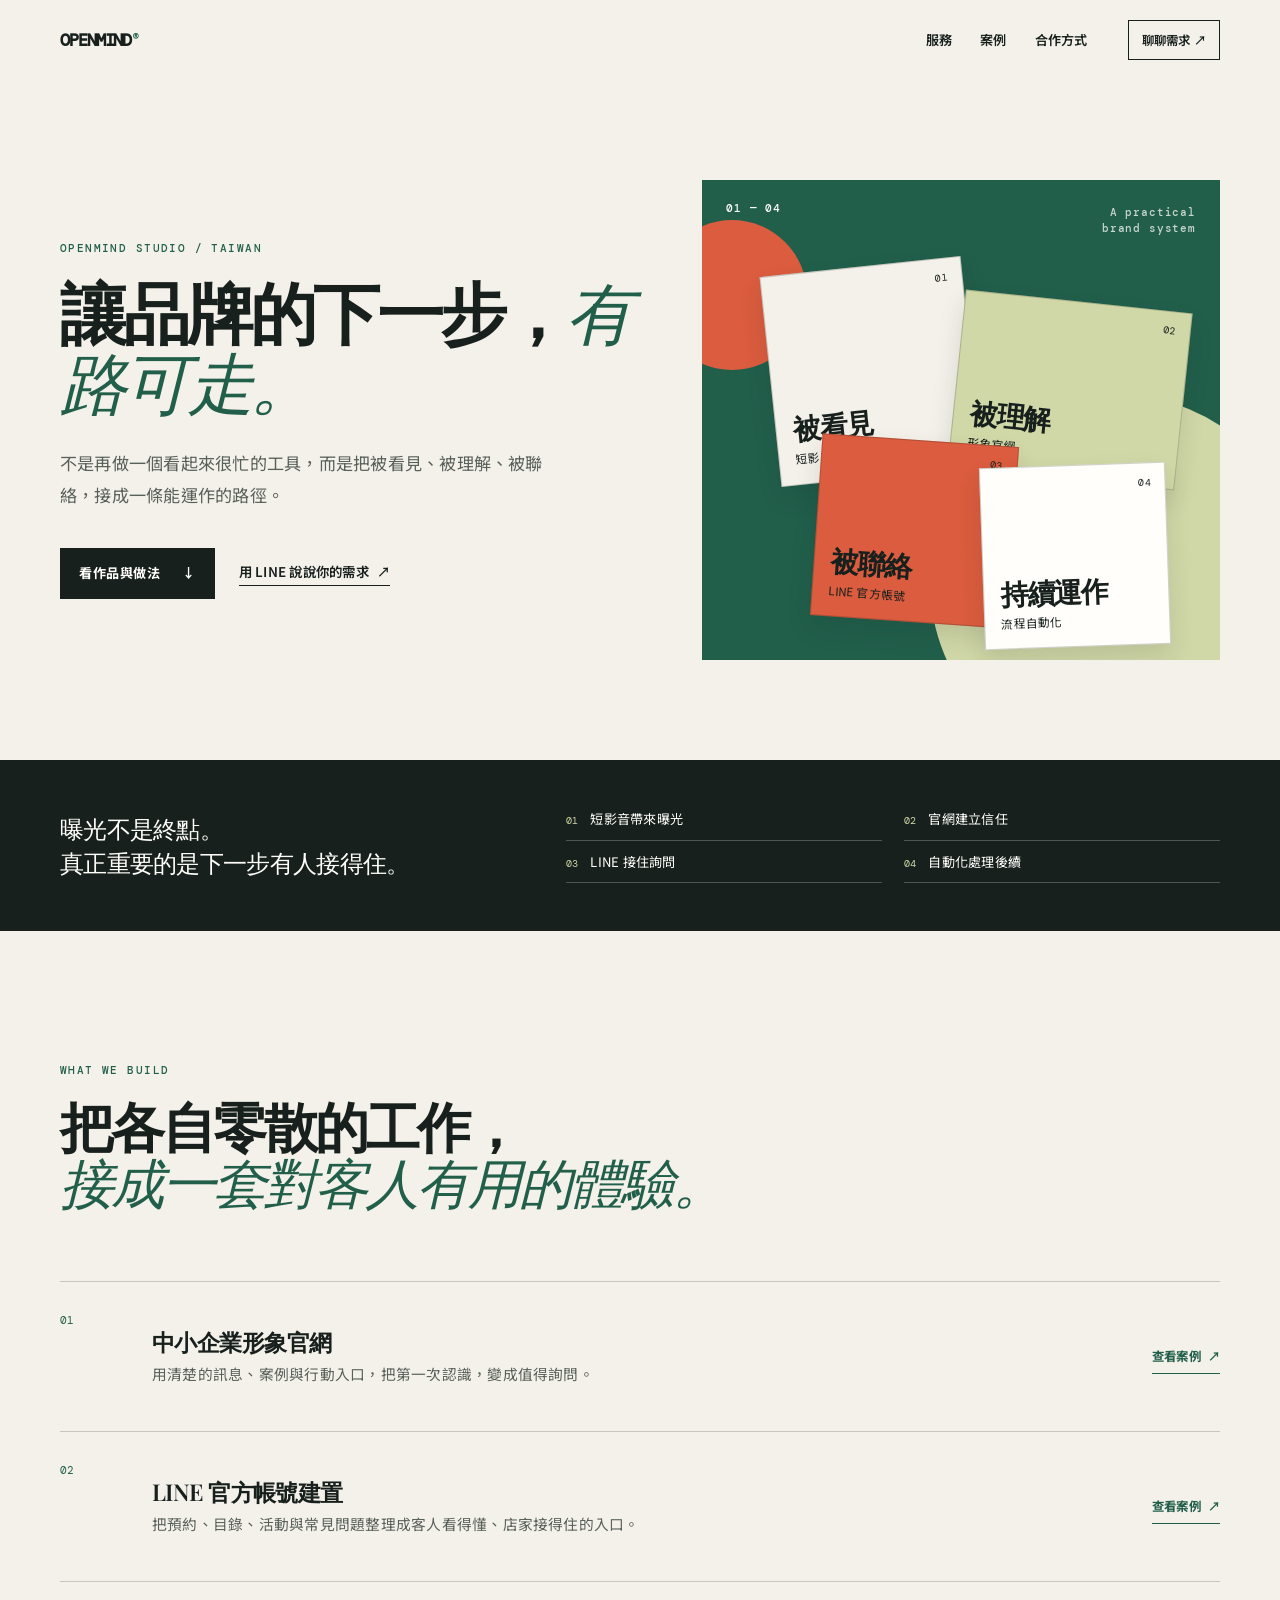
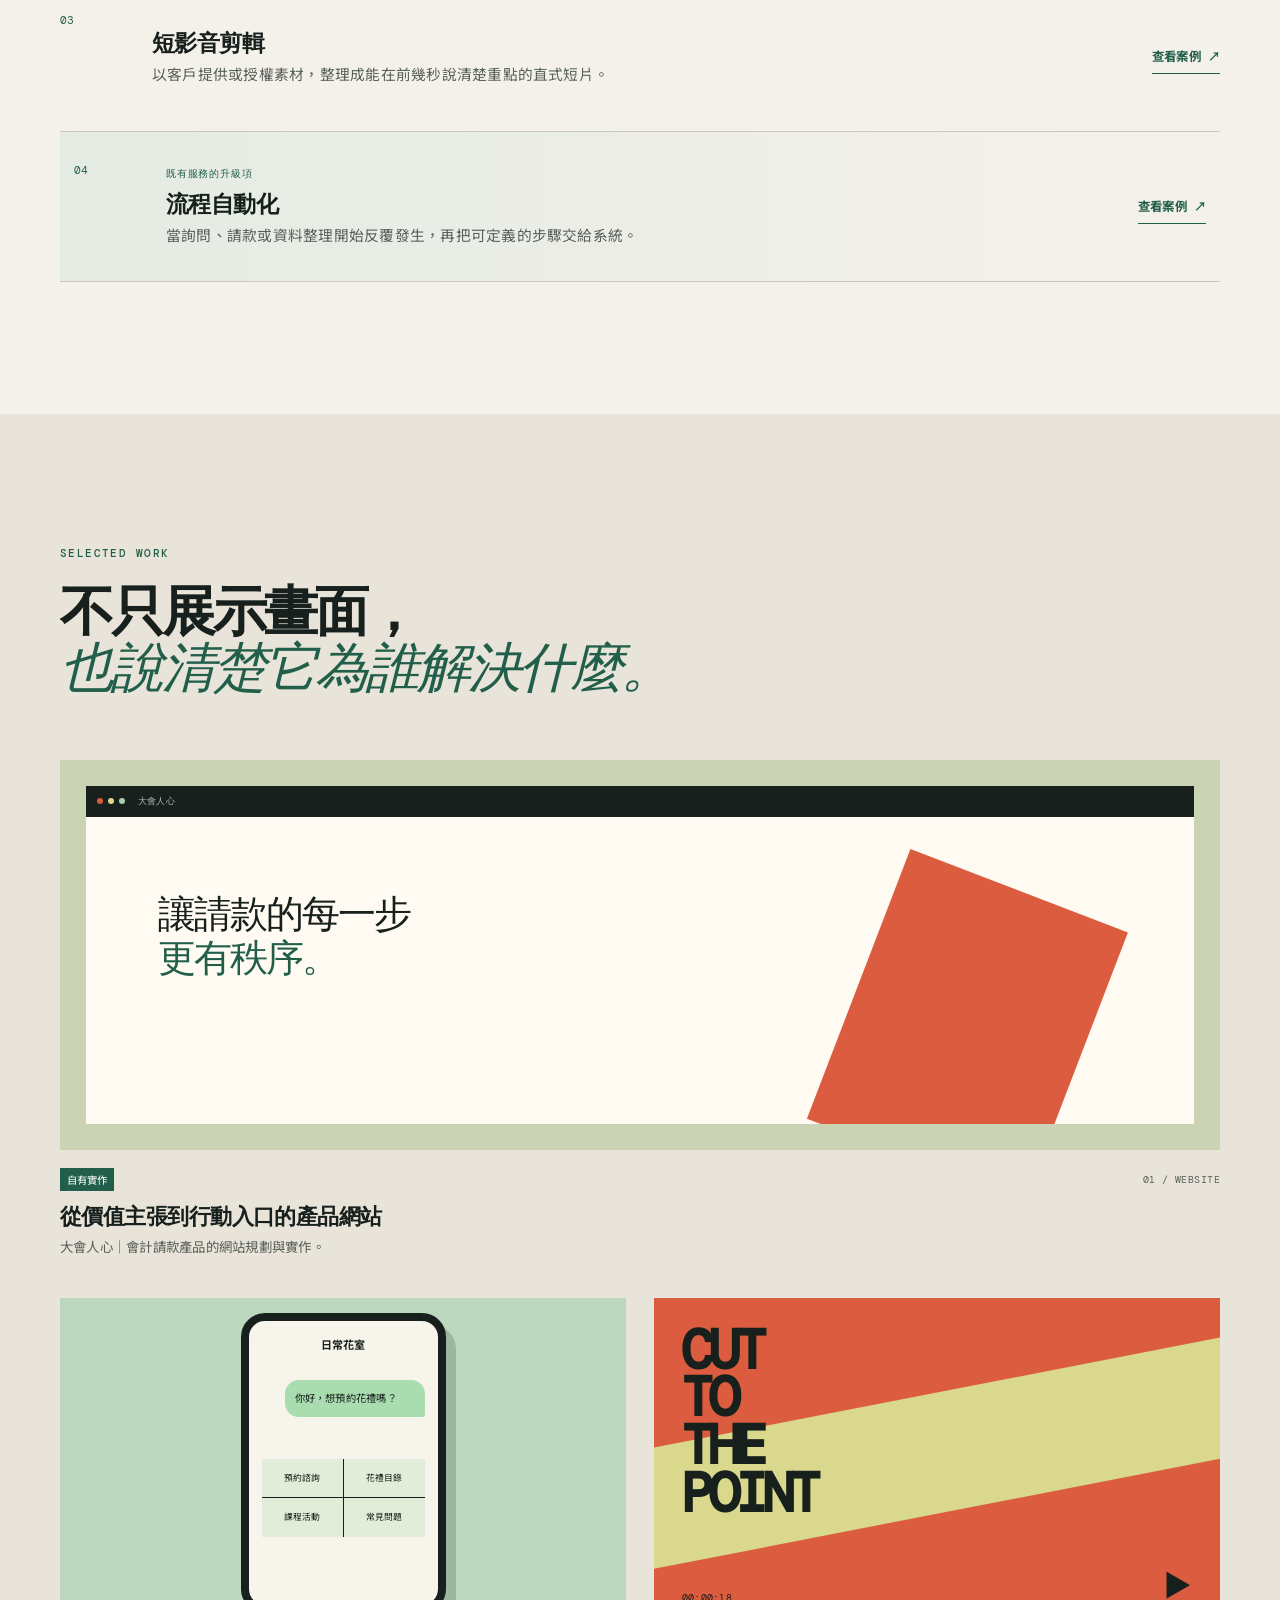
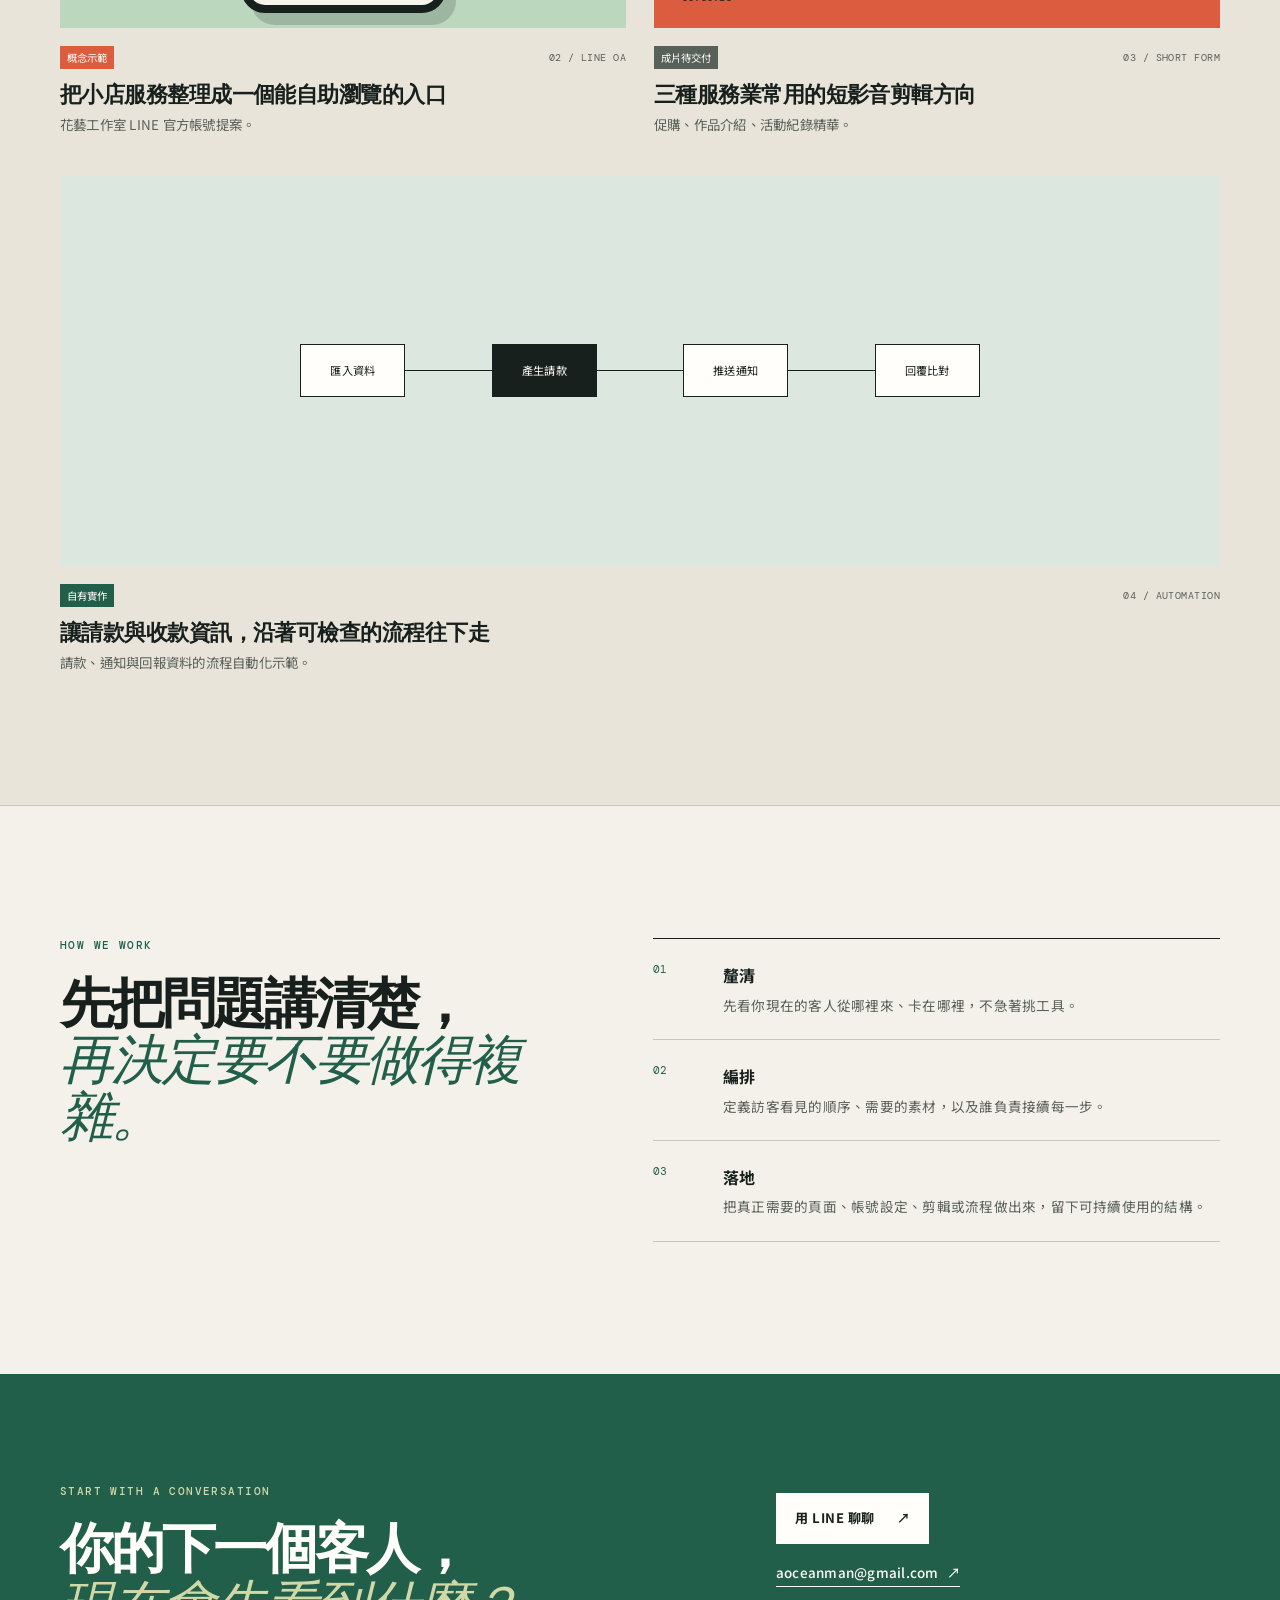
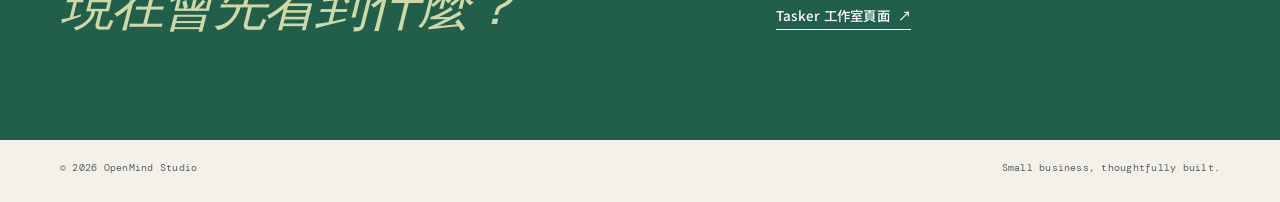
<file: index.html>
<!doctype html>
<html lang="zh-TW">
<head>
  <meta charset="utf-8">
  <meta name="viewport" content="width=device-width, initial-scale=1">
  <meta name="description" content="OpenMind Studio 為台灣中小企業串起短影音、形象官網、LINE 官方帳號與流程自動化。">
  <title>OpenMind Studio｜讓品牌的下一步，有路可走</title>
  <link rel="preconnect" href="https://fonts.googleapis.com">
  <link rel="preconnect" href="https://fonts.gstatic.com" crossorigin>
  <link href="https://fonts.googleapis.com/css2?family=DM+Mono:wght@400;500&family=Noto+Sans+TC:wght@400;500;600;700&family=Playfair+Display:ital,wght@0,500;0,600;0,700;1,500&display=swap" rel="stylesheet">
  <link rel="stylesheet" href="css/style.css">
</head>
<body>
  <header class="site-header" data-header>
    <div class="shell nav-wrap">
      <a class="wordmark" href="#top" aria-label="OpenMind Studio 首頁">OPENMIND<span>®</span></a>
      <button class="menu-button" type="button" data-menu-button aria-label="開啟選單" aria-expanded="false" aria-controls="site-menu"><span></span><span></span></button>
      <nav class="site-nav" id="site-menu" data-menu>
        <a href="#services">服務</a><a href="#work">案例</a><a href="#approach">合作方式</a><a class="nav-contact" href="#contact">聊聊需求 <span>↗</span></a>
      </nav>
    </div>
  </header>

  <main id="top">
    <section class="hero shell">
      <div class="hero-copy reveal">
        <p class="kicker">OpenMind Studio / Taiwan</p>
        <h1>讓品牌的下一步，<em>有路可走。</em></h1>
        <p class="hero-lede">不是再做一個看起來很忙的工具，而是把被看見、被理解、被聯絡，接成一條能運作的路徑。</p>
        <div class="hero-actions"><a class="button button-dark" href="#work">看作品與做法 <span>↓</span></a><a class="text-link" href="https://line.me/ti/p/HCj5miljFF" target="_blank" rel="noopener">用 LINE 說說你的需求 <span>↗</span></a></div>
      </div>
      <div class="hero-editorial" aria-label="OpenMind 服務路徑示意圖">
        <div class="editorial-stamp">01 — 04</div><div class="editorial-note">A practical<br>brand system</div>
        <div class="editorial-panel panel-video"><span class="panel-number">01</span><strong>被看見</strong><small>短影音</small></div>
        <div class="editorial-panel panel-web"><span class="panel-number">02</span><strong>被理解</strong><small>形象官網</small></div>
        <div class="editorial-panel panel-line"><span class="panel-number">03</span><strong>被聯絡</strong><small>LINE 官方帳號</small></div>
        <div class="editorial-panel panel-flow"><span class="panel-number">04</span><strong>持續運作</strong><small>流程自動化</small></div>
      </div>
    </section>

    <section class="route-band" aria-label="品牌服務路徑"><div class="shell route-grid"><p>曝光不是終點。<br>真正重要的是下一步有人接得住。</p><ol><li><span>01</span>短影音帶來曝光</li><li><span>02</span>官網建立信任</li><li><span>03</span>LINE 接住詢問</li><li><span>04</span>自動化處理後續</li></ol></div></section>

    <section class="section shell" id="services">
      <div class="section-heading reveal"><p class="kicker">What we build</p><h2>把各自零散的工作，<br><em>接成一套對客人有用的體驗。</em></h2></div>
      <div class="service-list">
        <article class="service-item reveal"><p class="service-index">01</p><div><h3>中小企業形象官網</h3><p>用清楚的訊息、案例與行動入口，把第一次認識，變成值得詢問。</p></div><a href="work/website.html" aria-label="查看中小企業形象官網案例">查看案例 <span>↗</span></a></article>
        <article class="service-item reveal"><p class="service-index">02</p><div><h3>LINE 官方帳號建置</h3><p>把預約、目錄、活動與常見問題整理成客人看得懂、店家接得住的入口。</p></div><a href="work/line-oa.html" aria-label="查看 LINE 官方帳號案例">查看案例 <span>↗</span></a></article>
        <article class="service-item reveal"><p class="service-index">03</p><div><h3>短影音剪輯</h3><p>以客戶提供或授權素材，整理成能在前幾秒說清楚重點的直式短片。</p></div><a href="work/short-video.html" aria-label="查看短影音剪輯案例">查看案例 <span>↗</span></a></article>
        <article class="service-item service-item-upgrade reveal"><p class="service-index">04</p><div><p class="item-label">既有服務的升級項</p><h3>流程自動化</h3><p>當詢問、請款或資料整理開始反覆發生，再把可定義的步驟交給系統。</p></div><a href="work/automation.html" aria-label="查看流程自動化案例">查看案例 <span>↗</span></a></article>
      </div>
    </section>

    <section class="section work-section" id="work"><div class="shell">
      <div class="section-heading work-heading reveal"><p class="kicker">Selected work</p><h2>不只展示畫面，<br><em>也說清楚它為誰解決什麼。</em></h2></div>
      <div class="case-grid">
        <a class="case-card case-card-wide reveal" href="work/website.html"><div class="case-visual website-visual"><div class="browser-bar"><i></i><i></i><i></i><span>大會人心</span></div><div class="browser-body"><p>讓請款的每一步<br><b>更有秩序。</b></p><div class="browser-column"></div></div></div><div class="case-meta"><span class="case-label">自有實作</span><span>01 / Website</span></div><h3>從價值主張到行動入口的產品網站</h3><p>大會人心｜會計請款產品的網站規劃與實作。</p></a>
        <a class="case-card reveal" href="work/line-oa.html"><div class="case-visual line-visual"><div class="phone-frame"><div class="phone-top">日常花室</div><div class="chat bubble-green">你好，想預約花禮嗎？</div><div class="rich-menu"><span>預約諮詢</span><span>花禮目錄</span><span>課程活動</span><span>常見問題</span></div></div></div><div class="case-meta"><span class="case-label case-label-concept">概念示範</span><span>02 / LINE OA</span></div><h3>把小店服務整理成一個能自助瀏覽的入口</h3><p>花藝工作室 LINE 官方帳號提案。</p></a>
        <a class="case-card reveal" href="work/short-video.html"><div class="case-visual video-visual"><span class="video-word">CUT<br>TO<br>THE<br>POINT</span><span class="video-time">00:00:18</span><span class="video-play">▶</span></div><div class="case-meta"><span class="case-label case-label-waiting">成片待交付</span><span>03 / Short form</span></div><h3>三種服務業常用的短影音剪輯方向</h3><p>促購、作品介紹、活動紀錄精華。</p></a>
        <a class="case-card case-card-wide reveal" href="work/automation.html"><div class="case-visual flow-visual"><div class="flow-node">匯入資料</div><div class="flow-line"></div><div class="flow-node flow-node-dark">產生請款</div><div class="flow-line"></div><div class="flow-node">推送通知</div><div class="flow-line"></div><div class="flow-node">回覆比對</div></div><div class="case-meta"><span class="case-label">自有實作</span><span>04 / Automation</span></div><h3>讓請款與收款資訊，沿著可檢查的流程往下走</h3><p>請款、通知與回報資料的流程自動化示範。</p></a>
      </div>
    </div></section>

    <section class="section approach-section" id="approach"><div class="shell approach-grid"><div class="reveal"><p class="kicker">How we work</p><h2>先把問題講清楚，<br><em>再決定要不要做得複雜。</em></h2></div><div class="approach-steps reveal"><div><span>01</span><h3>釐清</h3><p>先看你現在的客人從哪裡來、卡在哪裡，不急著挑工具。</p></div><div><span>02</span><h3>編排</h3><p>定義訪客看見的順序、需要的素材，以及誰負責接續每一步。</p></div><div><span>03</span><h3>落地</h3><p>把真正需要的頁面、帳號設定、剪輯或流程做出來，留下可持續使用的結構。</p></div></div></div></section>

    <section class="contact-section" id="contact"><div class="shell contact-grid"><div><p class="kicker">Start with a conversation</p><h2>你的下一個客人，<br><em>現在會先看到什麼？</em></h2></div><div class="contact-actions"><a class="button button-light" href="https://line.me/ti/p/HCj5miljFF" target="_blank" rel="noopener">用 LINE 聊聊 <span>↗</span></a><a class="text-link text-link-light" href="mailto:aoceanman@gmail.com">aoceanman@gmail.com <span>↗</span></a><a class="text-link text-link-light" href="https://www.tasker.com.tw/workroom/openmaind-studio" target="_blank" rel="noopener">Tasker 工作室頁面 <span>↗</span></a></div></div></section>
  </main>
  <footer class="site-footer shell"><span>© 2026 OpenMind Studio</span><span>Small business, thoughtfully built.</span></footer>
  <script src="js/main.js"></script>
</body>
</html>
</file>
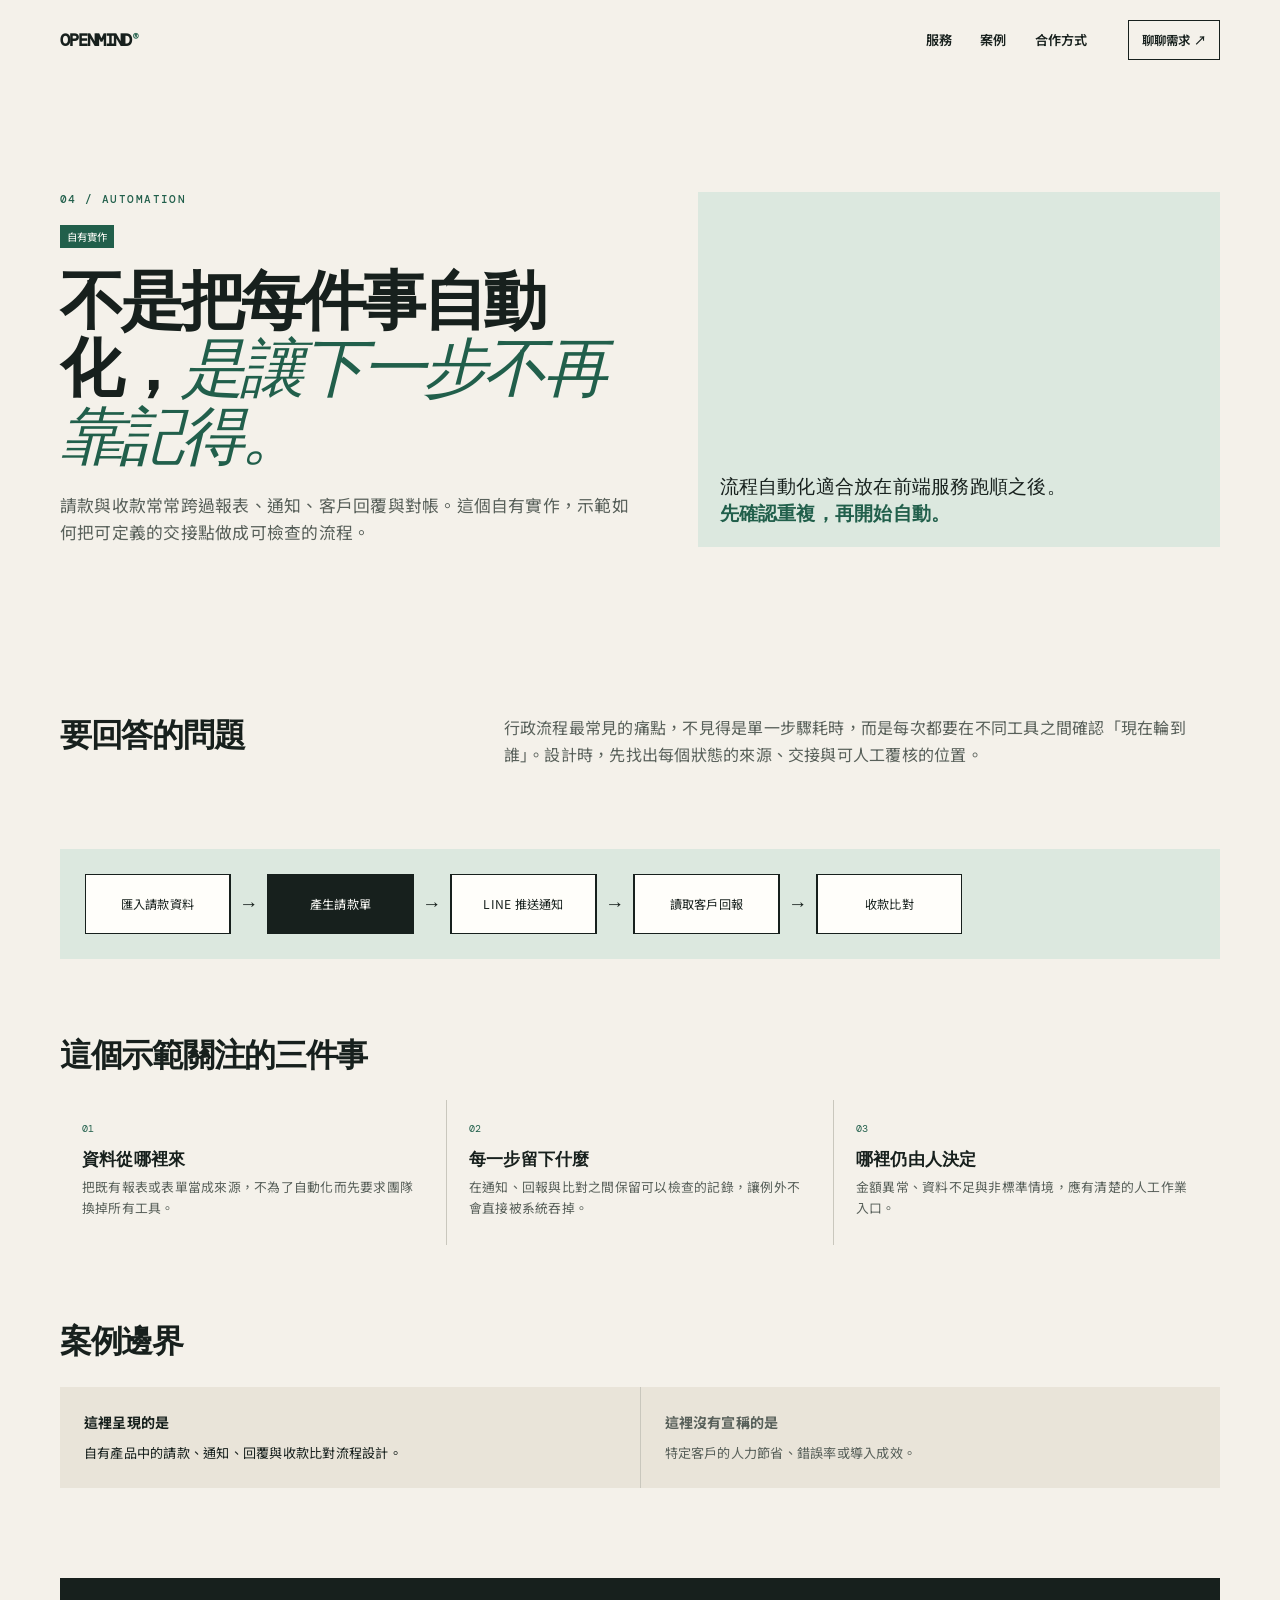
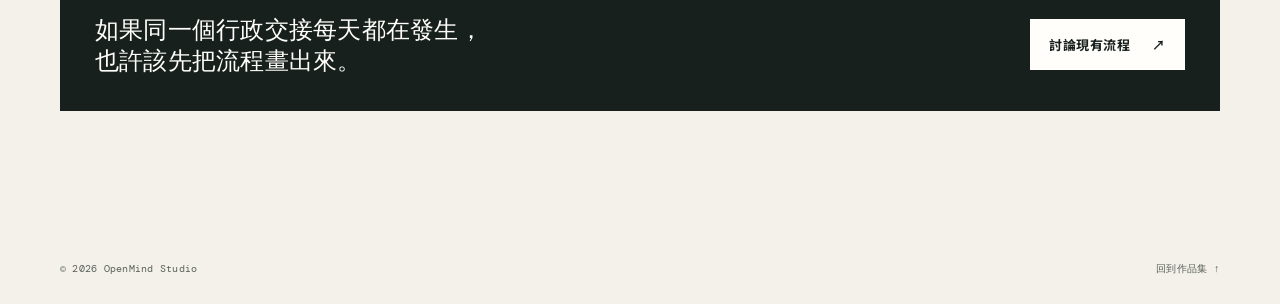
<file: work/automation.html>
<!doctype html>
<html lang="zh-TW">
<head>
  <meta charset="utf-8"><meta name="viewport" content="width=device-width, initial-scale=1"><meta name="description" content="OpenMind Studio 的流程自動化自有實作案例。"><title>流程自動化案例｜OpenMind Studio</title>
  <link rel="preconnect" href="https://fonts.googleapis.com"><link rel="preconnect" href="https://fonts.gstatic.com" crossorigin><link href="https://fonts.googleapis.com/css2?family=DM+Mono:wght@400;500&family=Noto+Sans+TC:wght@400;500;600;700&family=Playfair+Display:ital,wght@0,500;0,600;0,700;1,500&display=swap" rel="stylesheet"><link rel="stylesheet" href="../css/style.css">
</head>
<body>
  <header class="site-header" data-header><div class="shell nav-wrap"><a class="wordmark" href="../index.html" aria-label="OpenMind Studio 首頁">OPENMIND<span>®</span></a><button class="menu-button" type="button" data-menu-button aria-label="開啟選單" aria-expanded="false" aria-controls="site-menu"><span></span><span></span></button><nav class="site-nav" id="site-menu" data-menu><a href="../index.html#services">服務</a><a href="../index.html#work">案例</a><a href="../index.html#approach">合作方式</a><a class="nav-contact" href="../index.html#contact">聊聊需求 <span>↗</span></a></nav></div></header>
  <main class="case-main">
    <section class="case-hero shell"><div class="case-hero-grid"><div><p class="kicker">04 / Automation</p><p class="case-number"><span class="case-label">自有實作</span></p><h1>不是把每件事自動化，<em>是讓下一步不再靠記得。</em></h1><p class="case-summary">請款與收款常常跨過報表、通知、客戶回覆與對帳。這個自有實作，示範如何把可定義的交接點做成可檢查的流程。</p></div><aside class="case-hero-side"><p>流程自動化適合放在前端服務跑順之後。<br><strong>先確認重複，再開始自動。</strong></p></aside></div></section>
    <section class="case-content shell">
      <div class="case-intro"><h2>要回答的問題</h2><p>行政流程最常見的痛點，不見得是單一步驟耗時，而是每次都要在不同工具之間確認「現在輪到誰」。設計時，先找出每個狀態的來源、交接與可人工覆核的位置。</p></div>
      <div class="automation-map" aria-label="請款流程示意"><div>匯入請款資料</div><div>→</div><div class="active">產生請款單</div><div>→</div><div>LINE 推送通知</div><div>→</div><div>讀取客戶回報</div><div>→</div><div>收款比對</div></div>
      <section class="case-section"><h2>這個示範關注的三件事</h2><div class="deliverables"><div><span>01</span><h3>資料從哪裡來</h3><p>把既有報表或表單當成來源，不為了自動化而先要求團隊換掉所有工具。</p></div><div><span>02</span><h3>每一步留下什麼</h3><p>在通知、回報與比對之間保留可以檢查的記錄，讓例外不會直接被系統吞掉。</p></div><div><span>03</span><h3>哪裡仍由人決定</h3><p>金額異常、資料不足與非標準情境，應有清楚的人工作業入口。</p></div></div></section>
      <section class="case-section"><h2>案例邊界</h2><div class="statement"><div><h3>這裡呈現的是</h3><p>自有產品中的請款、通知、回覆與收款比對流程設計。</p></div><div class="not"><h3>這裡沒有宣稱的是</h3><p>特定客戶的人力節省、錯誤率或導入成效。</p></div></div></section>
      <div class="case-cta"><p>如果同一個行政交接每天都在發生，<br>也許該先把流程畫出來。</p><a class="button button-light" href="https://line.me/ti/p/HCj5miljFF" target="_blank" rel="noopener">討論現有流程 <span>↗</span></a></div>
    </section>
  </main>
  <footer class="site-footer shell"><span>© 2026 OpenMind Studio</span><a href="../index.html#work">回到作品集 ↑</a></footer><script src="../js/main.js"></script>
</body>
</html>
</file>
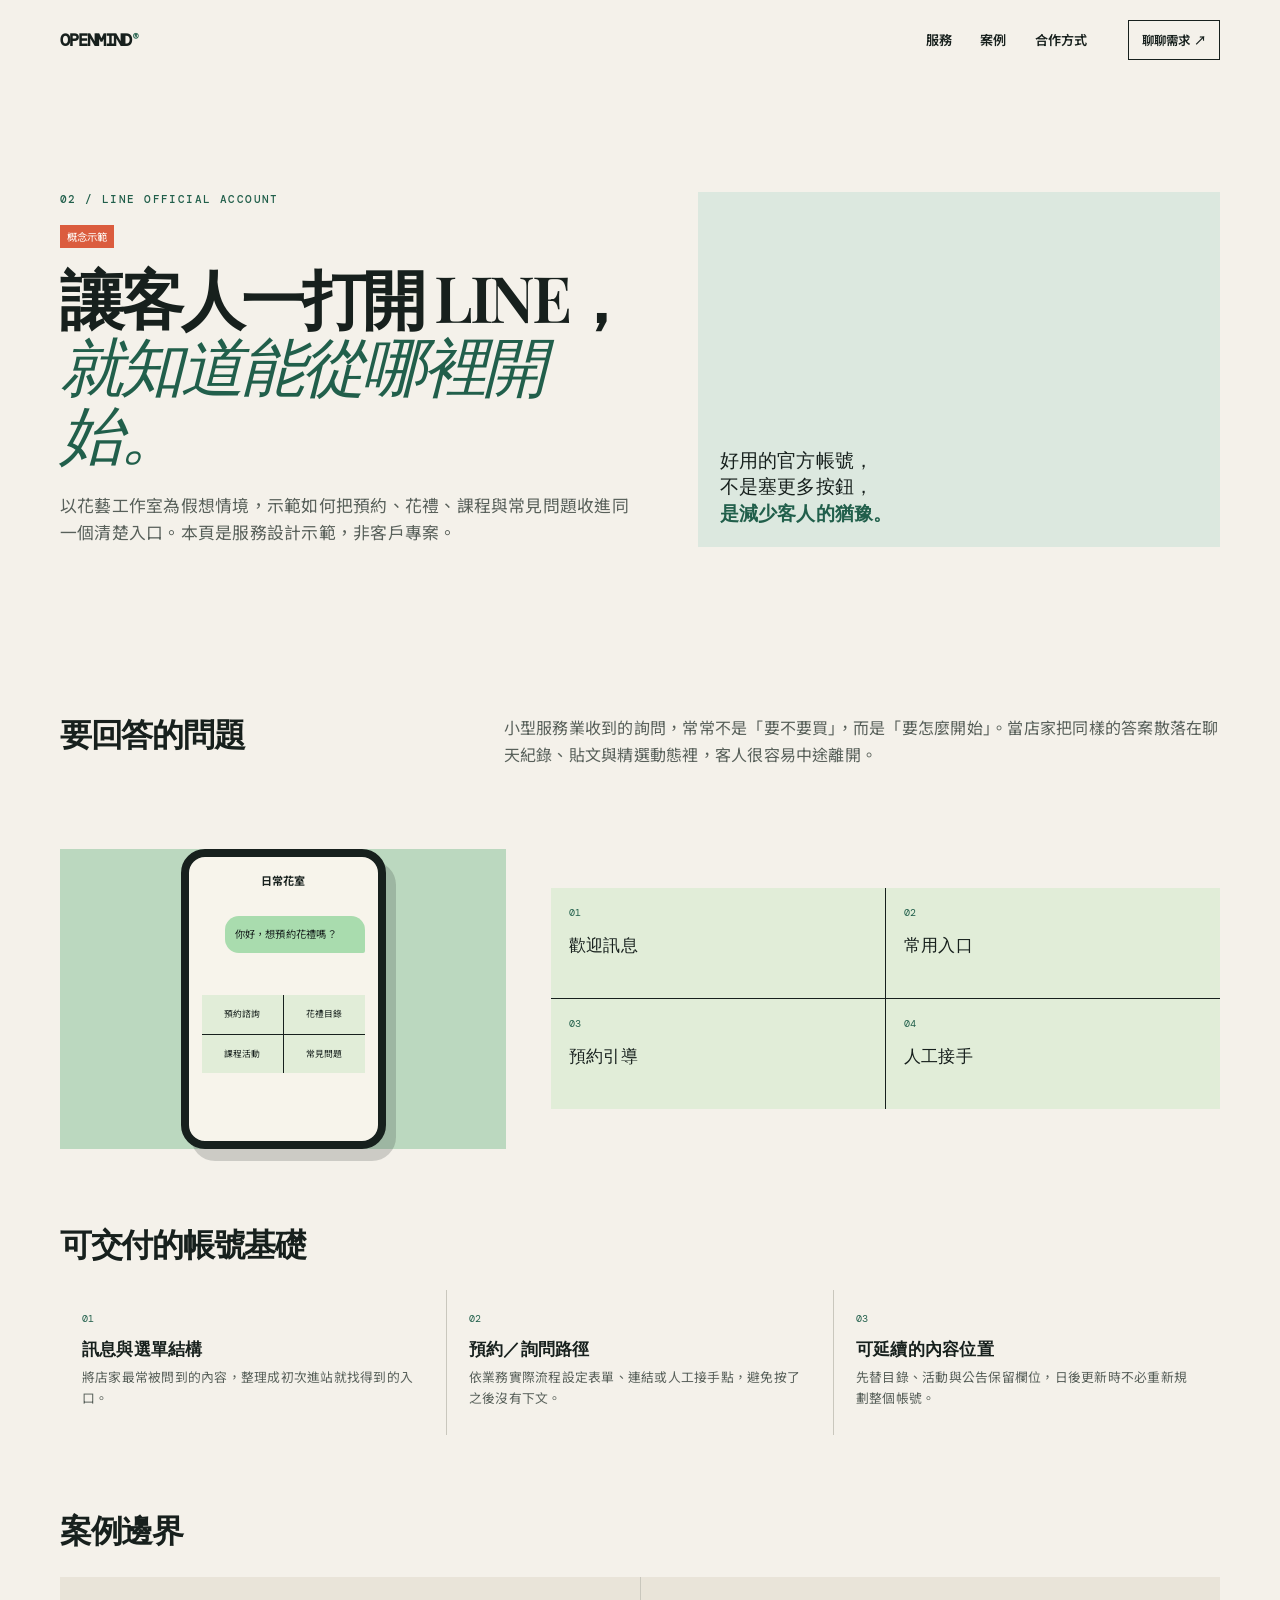
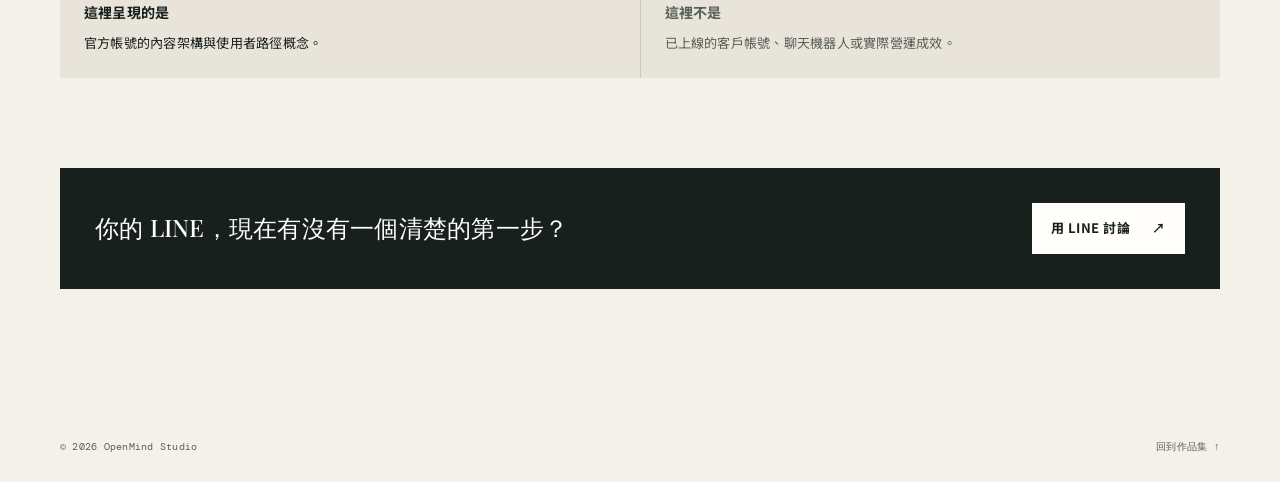
<file: work/line-oa.html>
<!doctype html>
<html lang="zh-TW">
<head>
  <meta charset="utf-8"><meta name="viewport" content="width=device-width, initial-scale=1"><meta name="description" content="OpenMind Studio 的 LINE 官方帳號概念示範。"><title>LINE 官方帳號案例｜OpenMind Studio</title>
  <link rel="preconnect" href="https://fonts.googleapis.com"><link rel="preconnect" href="https://fonts.gstatic.com" crossorigin><link href="https://fonts.googleapis.com/css2?family=DM+Mono:wght@400;500&family=Noto+Sans+TC:wght@400;500;600;700&family=Playfair+Display:ital,wght@0,500;0,600;0,700;1,500&display=swap" rel="stylesheet"><link rel="stylesheet" href="../css/style.css">
</head>
<body>
  <header class="site-header" data-header><div class="shell nav-wrap"><a class="wordmark" href="../index.html" aria-label="OpenMind Studio 首頁">OPENMIND<span>®</span></a><button class="menu-button" type="button" data-menu-button aria-label="開啟選單" aria-expanded="false" aria-controls="site-menu"><span></span><span></span></button><nav class="site-nav" id="site-menu" data-menu><a href="../index.html#services">服務</a><a href="../index.html#work">案例</a><a href="../index.html#approach">合作方式</a><a class="nav-contact" href="../index.html#contact">聊聊需求 <span>↗</span></a></nav></div></header>
  <main class="case-main">
    <section class="case-hero shell"><div class="case-hero-grid"><div><p class="kicker">02 / LINE official account</p><p class="case-number"><span class="case-label case-label-concept">概念示範</span></p><h1>讓客人一打開 LINE，<em>就知道能從哪裡開始。</em></h1><p class="case-summary">以花藝工作室為假想情境，示範如何把預約、花禮、課程與常見問題收進同一個清楚入口。本頁是服務設計示範，非客戶專案。</p></div><aside class="case-hero-side"><p>好用的官方帳號，<br>不是塞更多按鈕，<br><strong>是減少客人的猶豫。</strong></p></aside></div></section>
    <section class="case-content shell">
      <div class="case-intro"><h2>要回答的問題</h2><p>小型服務業收到的詢問，常常不是「要不要買」，而是「要怎麼開始」。當店家把同樣的答案散落在聊天紀錄、貼文與精選動態裡，客人很容易中途離開。</p></div>
      <div class="oa-layout"><div class="line-visual case-phone"><div class="phone-frame"><div class="phone-top">日常花室</div><div class="chat bubble-green">你好，想預約花禮嗎？</div><div class="rich-menu"><span>預約諮詢</span><span>花禮目錄</span><span>課程活動</span><span>常見問題</span></div></div></div><div class="oa-map"><div><span>01</span><strong>歡迎訊息</strong></div><div><span>02</span><strong>常用入口</strong></div><div><span>03</span><strong>預約引導</strong></div><div><span>04</span><strong>人工接手</strong></div></div></div>
      <section class="case-section"><h2>可交付的帳號基礎</h2><div class="deliverables"><div><span>01</span><h3>訊息與選單結構</h3><p>將店家最常被問到的內容，整理成初次進站就找得到的入口。</p></div><div><span>02</span><h3>預約／詢問路徑</h3><p>依業務實際流程設定表單、連結或人工接手點，避免按了之後沒有下文。</p></div><div><span>03</span><h3>可延續的內容位置</h3><p>先替目錄、活動與公告保留欄位，日後更新時不必重新規劃整個帳號。</p></div></div></section>
      <section class="case-section"><h2>案例邊界</h2><div class="statement"><div><h3>這裡呈現的是</h3><p>官方帳號的內容架構與使用者路徑概念。</p></div><div class="not"><h3>這裡不是</h3><p>已上線的客戶帳號、聊天機器人或實際營運成效。</p></div></div></section>
      <div class="case-cta"><p>你的 LINE，現在有沒有一個清楚的第一步？</p><a class="button button-light" href="https://line.me/ti/p/HCj5miljFF" target="_blank" rel="noopener">用 LINE 討論 <span>↗</span></a></div>
    </section>
  </main>
  <footer class="site-footer shell"><span>© 2026 OpenMind Studio</span><a href="../index.html#work">回到作品集 ↑</a></footer><script src="../js/main.js"></script>
</body>
</html>
</file>
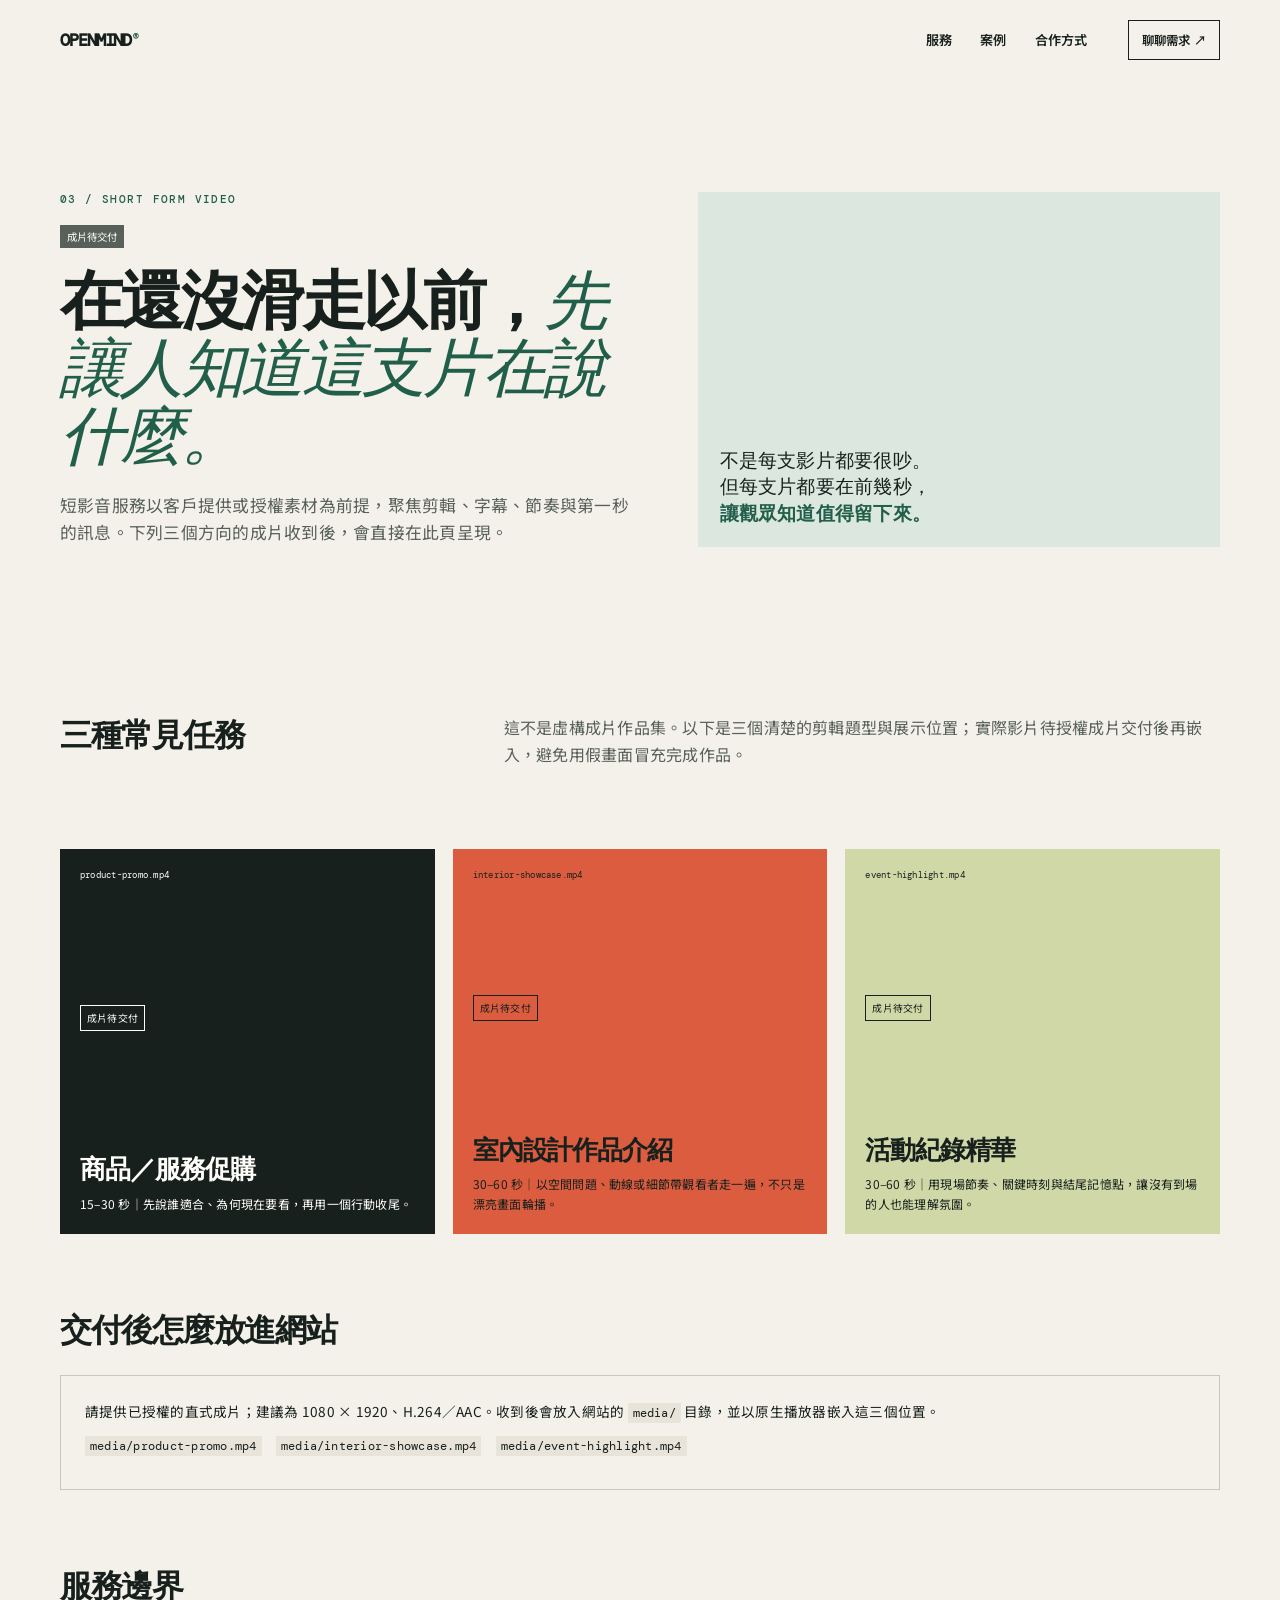
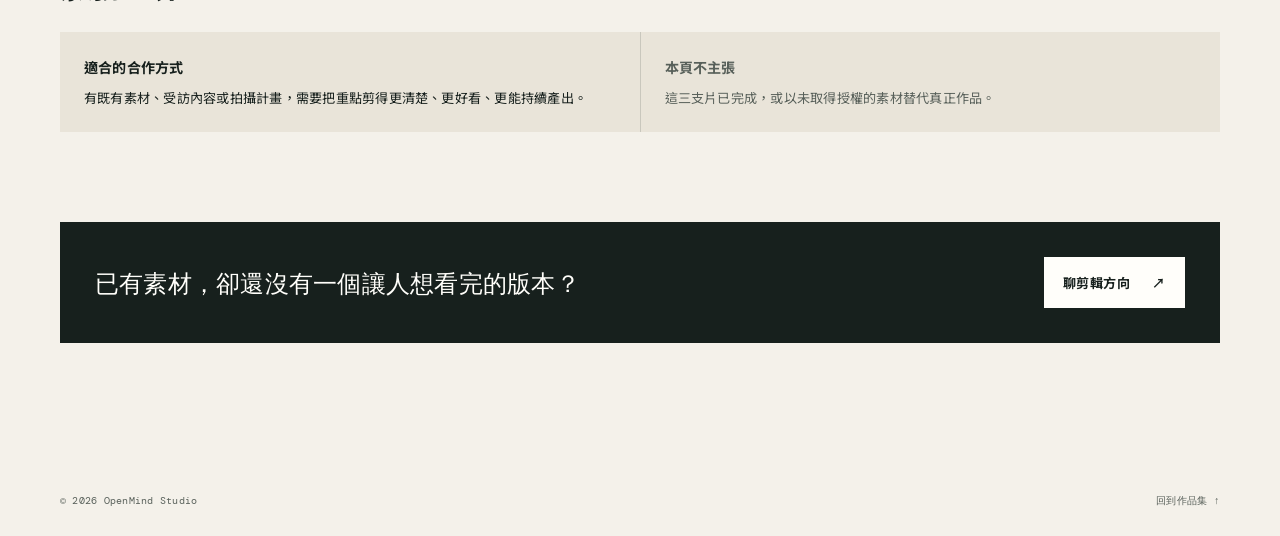
<file: work/short-video.html>
<!doctype html>
<html lang="zh-TW">
<head>
  <meta charset="utf-8"><meta name="viewport" content="width=device-width, initial-scale=1"><meta name="description" content="OpenMind Studio 的短影音剪輯方向與成片交付位置。"><title>短影音剪輯案例｜OpenMind Studio</title>
  <link rel="preconnect" href="https://fonts.googleapis.com"><link rel="preconnect" href="https://fonts.gstatic.com" crossorigin><link href="https://fonts.googleapis.com/css2?family=DM+Mono:wght@400;500&family=Noto+Sans+TC:wght@400;500;600;700&family=Playfair+Display:ital,wght@0,500;0,600;0,700;1,500&display=swap" rel="stylesheet"><link rel="stylesheet" href="../css/style.css">
</head>
<body>
  <header class="site-header" data-header><div class="shell nav-wrap"><a class="wordmark" href="../index.html" aria-label="OpenMind Studio 首頁">OPENMIND<span>®</span></a><button class="menu-button" type="button" data-menu-button aria-label="開啟選單" aria-expanded="false" aria-controls="site-menu"><span></span><span></span></button><nav class="site-nav" id="site-menu" data-menu><a href="../index.html#services">服務</a><a href="../index.html#work">案例</a><a href="../index.html#approach">合作方式</a><a class="nav-contact" href="../index.html#contact">聊聊需求 <span>↗</span></a></nav></div></header>
  <main class="case-main">
    <section class="case-hero shell"><div class="case-hero-grid"><div><p class="kicker">03 / Short form video</p><p class="case-number"><span class="case-label case-label-waiting">成片待交付</span></p><h1>在還沒滑走以前，<em>先讓人知道這支片在說什麼。</em></h1><p class="case-summary">短影音服務以客戶提供或授權素材為前提，聚焦剪輯、字幕、節奏與第一秒的訊息。下列三個方向的成片收到後，會直接在此頁呈現。</p></div><aside class="case-hero-side"><p>不是每支影片都要很吵。<br>但每支片都要在前幾秒，<br><strong>讓觀眾知道值得留下來。</strong></p></aside></div></section>
    <section class="case-content shell">
      <div class="case-intro"><h2>三種常見任務</h2><p>這不是虛構成片作品集。以下是三個清楚的剪輯題型與展示位置；實際影片待授權成片交付後再嵌入，避免用假畫面冒充完成作品。</p></div>
      <div class="video-slots">
        <article class="video-slot" id="product-promo"><span class="slot-id">product-promo.mp4</span><span class="slot-status">成片待交付</span><div><h3>商品／服務促購</h3><p>15–30 秒｜先說誰適合、為何現在要看，再用一個行動收尾。</p></div></article>
        <article class="video-slot" id="interior-showcase"><span class="slot-id">interior-showcase.mp4</span><span class="slot-status">成片待交付</span><div><h3>室內設計作品介紹</h3><p>30–60 秒｜以空間問題、動線或細節帶觀看者走一遍，不只是漂亮畫面輪播。</p></div></article>
        <article class="video-slot" id="event-highlight"><span class="slot-id">event-highlight.mp4</span><span class="slot-status">成片待交付</span><div><h3>活動紀錄精華</h3><p>30–60 秒｜用現場節奏、關鍵時刻與結尾記憶點，讓沒有到場的人也能理解氛圍。</p></div></article>
      </div>
      <section class="case-section"><h2>交付後怎麼放進網站</h2><div class="media-contract"><p>請提供已授權的直式成片；建議為 1080 × 1920、H.264／AAC。收到後會放入網站的 <code>media/</code> 目錄，並以原生播放器嵌入這三個位置。</p><p><code>media/product-promo.mp4</code>　<code>media/interior-showcase.mp4</code>　<code>media/event-highlight.mp4</code></p></div></section>
      <section class="case-section"><h2>服務邊界</h2><div class="statement"><div><h3>適合的合作方式</h3><p>有既有素材、受訪內容或拍攝計畫，需要把重點剪得更清楚、更好看、更能持續產出。</p></div><div class="not"><h3>本頁不主張</h3><p>這三支片已完成，或以未取得授權的素材替代真正作品。</p></div></div></section>
      <div class="case-cta"><p>已有素材，卻還沒有一個讓人想看完的版本？</p><a class="button button-light" href="https://line.me/ti/p/HCj5miljFF" target="_blank" rel="noopener">聊剪輯方向 <span>↗</span></a></div>
    </section>
  </main>
  <footer class="site-footer shell"><span>© 2026 OpenMind Studio</span><a href="../index.html#work">回到作品集 ↑</a></footer><script src="../js/main.js"></script>
</body>
</html>
</file>
<file: css/style.css>
:root {
  --paper: #f4f1ea;
  --paper-deep: #e9e4d9;
  --ink: #17201d;
  --ink-soft: #58605a;
  --line: #c9c7bd;
  --moss: #215f4b;
  --moss-light: #dce8df;
  --coral: #db5c3e;
  --white: #fffefa;
  --serif: 'Playfair Display', 'Noto Serif TC', Georgia, serif;
  --sans: 'Noto Sans TC', system-ui, sans-serif;
  --mono: 'DM Mono', ui-monospace, monospace;
}

* { box-sizing: border-box; }
html { scroll-behavior: smooth; }
body { margin: 0; background: var(--paper); color: var(--ink); font-family: var(--sans); font-size: 16px; line-height: 1.65; letter-spacing: .015em; }
body, button, a { -webkit-font-smoothing: antialiased; }
a { color: inherit; text-decoration: none; }
button { font: inherit; }
img { display: block; max-width: 100%; }
.shell { width: min(1160px, calc(100% - 72px)); margin-inline: auto; }
.kicker { margin: 0 0 18px; color: var(--moss); font: 500 .68rem/1.4 var(--mono); letter-spacing: .13em; text-transform: uppercase; }

.site-header { position: fixed; inset: 0 0 auto; z-index: 50; border-bottom: 1px solid transparent; transition: background-color .25s ease, border-color .25s ease, box-shadow .25s ease; }
.site-header.is-scrolled { background: rgba(244,241,234,.94); border-color: rgba(23,32,29,.13); box-shadow: 0 4px 24px rgba(23,32,29,.04); backdrop-filter: blur(12px); }
.nav-wrap { min-height: 80px; display: flex; align-items: center; justify-content: space-between; }
.wordmark { font: 600 1.05rem/1 var(--mono); letter-spacing: -.065em; }
.wordmark span { color: var(--moss); font-size: .55em; vertical-align: top; margin-left: 2px; }
.site-nav { display: flex; align-items: center; gap: 28px; font-size: .82rem; font-weight: 600; }
.site-nav > a:not(.nav-contact) { position: relative; }
.site-nav > a:not(.nav-contact)::after { content: ''; position: absolute; width: 100%; height: 1px; background: var(--moss); inset: auto 0 -5px; transform: scaleX(0); transform-origin: left; transition: transform .2s ease; }
.site-nav > a:not(.nav-contact):hover::after, .site-nav > a:not(.nav-contact):focus-visible::after { transform: scaleX(1); }
.nav-contact { margin-left: 12px; padding: 9px 13px; border: 1px solid var(--ink); font-size: .78rem; }
.nav-contact span, .text-link span, .button span, .service-item a span { display: inline-block; transition: transform .2s ease; }
.nav-contact:hover span, .text-link:hover span, .button:hover span, .service-item a:hover span { transform: translate(3px,-3px); }
.menu-button { display: none; padding: 8px 0 8px 8px; border: 0; background: transparent; cursor: pointer; }
.menu-button span { display: block; width: 23px; height: 1px; margin: 5px 0; background: var(--ink); transition: transform .2s ease; }
.menu-button.is-open span:first-child { transform: translateY(3px) rotate(45deg); }
.menu-button.is-open span:last-child { transform: translateY(-3px) rotate(-45deg); }

.hero { min-height: 760px; padding: 174px 0 94px; display: grid; grid-template-columns: 1.05fr .95fr; align-items: center; gap: 70px; }
.hero-copy h1, .section-heading h2, .approach-grid h2, .contact-grid h2, .case-hero h1 { margin: 0; font: 600 clamp(2.9rem, 5.25vw, 5.65rem)/1.05 var(--serif); letter-spacing: -.055em; }
h1 em, h2 em { color: var(--moss); font-weight: 500; }
.hero-lede { max-width: 515px; margin: 31px 0 36px; color: var(--ink-soft); font-size: 1.07rem; line-height: 1.9; }
.hero-actions { display: flex; align-items: center; flex-wrap: wrap; gap: 24px; }
.button { display: inline-flex; align-items: center; justify-content: center; gap: 22px; min-height: 51px; padding: 13px 19px; font-size: .82rem; font-weight: 700; letter-spacing: .04em; transition: transform .2s ease, background-color .2s ease, color .2s ease; }
.button:hover { transform: translateY(-2px); }
.button-dark { color: var(--white); background: var(--ink); }
.button-dark:hover { background: var(--moss); }
.button-light { color: var(--ink); background: var(--white); }
.text-link { display: inline-flex; align-items: center; gap: 8px; padding-bottom: 3px; border-bottom: 1px solid currentColor; font-size: .84rem; font-weight: 600; }
.hero-editorial { position: relative; min-height: 480px; overflow: hidden; background: var(--moss); isolation: isolate; }
.hero-editorial::before, .hero-editorial::after { content: ''; position: absolute; z-index: -1; border-radius: 50%; }
.hero-editorial::before { width: 375px; height: 375px; right: -85px; bottom: -110px; background: #d1d8a7; }
.hero-editorial::after { width: 150px; height: 150px; left: -45px; top: 40px; background: var(--coral); }
.editorial-stamp, .editorial-note { position: absolute; z-index: 2; color: var(--white); font: 500 .66rem var(--mono); letter-spacing: .08em; }
.editorial-stamp { top: 22px; left: 24px; }
.editorial-note { top: 25px; right: 24px; text-align: right; color: rgba(255,254,250,.75); line-height: 1.5; }
.editorial-panel { position: absolute; display: flex; flex-direction: column; justify-content: flex-end; padding: 16px; border: 1px solid rgba(23,32,29,.2); box-shadow: 0 12px 25px rgba(23,32,29,.12); color: var(--ink); }
.editorial-panel strong { font: 600 1.75rem/1.08 var(--serif); letter-spacing: -.04em; }
.editorial-panel small { margin-top: 5px; font-size: .73rem; }
.panel-number { position: absolute; top: 12px; right: 14px; font: .62rem var(--mono); }
.panel-video { width: 39%; height: 44%; top: 86px; left: 13%; background: var(--paper); transform: rotate(-6deg); }
.panel-web { width: 44%; height: 37%; right: 7%; top: 121px; background: #d1d8a7; transform: rotate(6deg); }
.panel-line { width: 38%; height: 38%; left: 22%; bottom: 38px; background: var(--coral); transform: rotate(4deg); }
.panel-flow { width: 36%; height: 38%; right: 10%; bottom: 13px; background: var(--white); transform: rotate(-2deg); }

.route-band { padding: 48px 0; background: var(--ink); color: var(--white); }
.route-grid { display: grid; grid-template-columns: .8fr 1.2fr; gap: 70px; align-items: center; }
.route-grid > p { margin: 0; font: 500 1.47rem/1.45 var(--serif); letter-spacing: -.03em; }
.route-grid ol { display: grid; grid-template-columns: repeat(2, 1fr); gap: 10px 22px; margin: 0; padding: 0; list-style: none; }
.route-grid li { padding-bottom: 10px; border-bottom: 1px solid rgba(255,254,250,.24); font-size: .82rem; }
.route-grid li span { margin-right: 12px; color: #d1d8a7; font: .63rem var(--mono); }

.section { padding: 132px 0; }
.section-heading { max-width: 760px; }
.section-heading h2, .approach-grid h2, .contact-grid h2 { font-size: clamp(2.2rem, 4.2vw, 4.35rem); }
.service-list { margin-top: 72px; border-top: 1px solid var(--line); }
.service-item { display: grid; grid-template-columns: 72px 1fr auto; gap: 20px; align-items: center; min-height: 150px; padding: 25px 0; border-bottom: 1px solid var(--line); }
.service-index { align-self: start; margin: 6px 0; font: .7rem var(--mono); color: var(--moss); }
.service-item h3 { margin: 0 0 6px; font: 600 1.45rem/1.25 var(--serif); letter-spacing: -.025em; }
.service-item p:not(.service-index):not(.item-label) { max-width: 600px; margin: 0; color: var(--ink-soft); font-size: .92rem; }
.service-item a { align-self: center; display: inline-flex; gap: 7px; padding: 6px 0; border-bottom: 1px solid var(--moss); color: var(--moss); font-size: .78rem; font-weight: 700; white-space: nowrap; }
.service-item-upgrade { background: linear-gradient(90deg, rgba(220,232,223,.65), rgba(220,232,223,0)); padding-left: 14px; padding-right: 14px; }
.item-label { margin: 0 0 7px; color: var(--moss); font: .64rem var(--mono); letter-spacing: .08em; }

.work-section { background: var(--paper-deep); }
.work-heading { margin-bottom: 67px; }
.case-grid { display: grid; grid-template-columns: repeat(2, minmax(0, 1fr)); gap: 40px 28px; }
.case-card { display: block; transition: transform .25s ease; }
.case-card:hover { transform: translateY(-5px); }
.case-card-wide { grid-column: span 2; }
.case-visual { position: relative; height: 390px; overflow: hidden; margin-bottom: 18px; }
.case-card:not(.case-card-wide) .case-visual { height: 330px; }
.case-meta { display: flex; justify-content: space-between; align-items: center; margin-bottom: 10px; color: var(--ink-soft); font: .62rem var(--mono); letter-spacing: .045em; text-transform: uppercase; }
.case-label { display: inline-flex; padding: 4px 7px; background: var(--moss); color: var(--white); font-family: var(--sans); font-size: .65rem; letter-spacing: 0; text-transform: none; }
.case-label-concept { background: var(--coral); }
.case-label-waiting { background: var(--ink-soft); }
.case-card h3 { max-width: 620px; margin: 0 0 5px; font: 600 1.38rem/1.35 var(--serif); letter-spacing: -.025em; }
.case-card > p { margin: 0; color: var(--ink-soft); font-size: .84rem; }
.website-visual { padding: 26px; background: #cbd3b5; }
.browser-bar { display: flex; align-items: center; gap: 5px; height: 31px; padding: 0 11px; background: var(--ink); color: rgba(255,255,255,.66); font: .57rem var(--mono); }
.browser-bar i { width: 6px; height: 6px; border-radius: 50%; background: var(--coral); }
.browser-bar i:nth-child(2) { background: #d9d88d; }.browser-bar i:nth-child(3) { background: #a7ceb1; }.browser-bar span { margin-left: 8px; }
.browser-body { position: relative; min-height: calc(100% - 31px); padding: clamp(27px,6vw,72px); background: #fffbf2; overflow: hidden; }
.browser-body p { position: relative; z-index: 1; margin: 0; font: 500 clamp(1.75rem,3vw,3.5rem)/1.16 var(--serif); letter-spacing: -.05em; }.browser-body b { color: var(--moss); font-weight: 500; }.browser-column { position: absolute; right: 10%; bottom: -15%; width: 21%; height: 94%; background: var(--coral); transform: rotate(21deg); }
.line-visual { display: grid; place-items: center; background: #bbd8bf; }.phone-frame { width: 205px; height: 300px; padding: 33px 13px 12px; border: 8px solid var(--ink); border-radius: 24px; background: #f7f4eb; box-shadow: 10px 12px 0 rgba(23,32,29,.18); }.phone-top { margin: -19px -2px 27px; text-align: center; font-size: .69rem; font-weight: 700; }.chat { width: 140px; margin-left: auto; padding: 10px; border-radius: 14px 14px 2px 14px; background: #a9dcae; font-size: .64rem; }.rich-menu { display: grid; grid-template-columns: repeat(2, 1fr); gap: 1px; margin-top: 42px; background: var(--ink); }.rich-menu span { padding: 12px 5px; background: #e1edd8; text-align: center; font-size: .55rem; }
.video-visual { background: var(--coral); color: var(--ink); }.video-visual::before { content: ''; position: absolute; width: 130%; height: 36%; left: -18%; top: 30%; background: #d9d88d; transform: rotate(-11deg); }.video-word { position: absolute; z-index: 1; top: 29px; left: 27px; font: 600 clamp(2rem,4.5vw,3.4rem)/.88 var(--mono); letter-spacing: -.09em; }.video-time { position: absolute; z-index: 1; left: 28px; bottom: 24px; font: .65rem var(--mono); }.video-play { position: absolute; z-index: 1; right: 28px; bottom: 20px; font-size: 1.8rem; }
.flow-visual { display: flex; align-items: center; justify-content: center; padding: 40px; background: var(--moss-light); }.flow-node { position: relative; z-index: 1; min-width: 105px; padding: 16px 9px; border: 1px solid var(--ink); background: var(--white); text-align: center; font-size: .7rem; }.flow-node-dark { color: var(--white); background: var(--ink); }.flow-line { width: 8%; height: 1px; background: var(--ink); }

.approach-section { border-top: 1px solid var(--line); }.approach-grid { display: grid; grid-template-columns: .95fr 1.05fr; gap: 80px; }.approach-steps { border-top: 1px solid var(--ink); }.approach-steps > div { display: grid; grid-template-columns: 50px 1fr; gap: 5px 20px; padding: 23px 0; border-bottom: 1px solid var(--line); }.approach-steps span { grid-row: span 2; color: var(--moss); font: .67rem var(--mono); }.approach-steps h3 { margin: 0; font-size: 1rem; }.approach-steps p { grid-column: 2; margin: 0; color: var(--ink-soft); font-size: .85rem; }

.contact-section { padding: 110px 0; background: var(--moss); color: var(--white); }.contact-section .kicker { color: #d1d8a7; }.contact-section h2 em { color: #d1d8a7; }.contact-grid { display: grid; grid-template-columns: 1.2fr .8fr; align-items: end; gap: 50px; }.contact-actions { display: flex; flex-direction: column; align-items: flex-start; gap: 17px; }.text-link-light { color: var(--white); font-weight: 500; }.site-footer { display: flex; justify-content: space-between; padding: 21px 0 28px; color: var(--ink-soft); font: .65rem var(--mono); }

.case-main { padding-top: 80px; }.case-hero { padding: 112px 0 75px; }.case-hero-grid { display: grid; grid-template-columns: 1.05fr .95fr; gap: 60px; align-items: end; }.case-hero h1 { font-size: clamp(2.9rem,5vw,5.1rem); }.case-summary { margin: 27px 0 0; max-width: 590px; color: var(--ink-soft); font-size: 1.05rem; }.case-number { margin: 0 0 15px; color: var(--moss); font: .68rem var(--mono); }.case-hero-side { align-self: stretch; display: flex; align-items: flex-end; padding: 22px; background: var(--moss-light); }.case-hero-side p { margin: 0; font: 500 1.2rem/1.38 var(--serif); }.case-hero-side strong { color: var(--moss); }.case-content { padding: 92px 0 130px; }.case-intro { display: grid; grid-template-columns: .7fr 1.3fr; gap: 58px; margin-bottom: 82px; }.case-intro h2, .case-section h2 { margin: 0; font: 600 2rem/1.2 var(--serif); letter-spacing: -.04em; }.case-intro p { margin: 0; color: var(--ink-soft); }.case-section { margin-top: 75px; }.case-section > h2 { margin-bottom: 28px; }.deliverables { display: grid; grid-template-columns: repeat(3, 1fr); gap: 1px; background: var(--line); }.deliverables > div { min-height: 145px; padding: 22px; background: var(--paper); }.deliverables span { display: block; margin-bottom: 13px; color: var(--moss); font: .65rem var(--mono); }.deliverables h3 { margin: 0 0 7px; font: 600 1.05rem/1.2 var(--serif); }.deliverables p { margin: 0; color: var(--ink-soft); font-size: .8rem; }.statement { display: grid; grid-template-columns: repeat(2, 1fr); gap: 1px; margin-top: 1px; background: var(--line); }.statement > div { padding: 24px; background: var(--paper-deep); }.statement h3 { margin: 0 0 8px; font-size: .88rem; }.statement p { margin: 0; font-size: .82rem; }.statement .not { color: var(--ink-soft); }.case-cta { display: flex; justify-content: space-between; gap: 25px; align-items: center; margin-top: 90px; padding: 35px; background: var(--ink); color: var(--white); }.case-cta p { margin: 0; font: 500 1.5rem/1.32 var(--serif); }.case-cta .button { flex: none; }
.proof-browser { padding: 20px; background: #cbd3b5; }.proof-browser img { width: 100%; height: 410px; object-fit: cover; object-position: top; border: 1px solid rgba(23,32,29,.2); }.proof-caption { margin-top: 10px; color: var(--ink-soft); font-size: .73rem; }.oa-layout { display: grid; grid-template-columns: .8fr 1.2fr; gap: 45px; align-items: center; }.oa-map { display: grid; grid-template-columns: repeat(2, 1fr); gap: 1px; background: var(--ink); }.oa-map div { min-height: 110px; padding: 18px; background: #e1edd8; }.oa-map span { display: block; color: var(--moss); font: .6rem var(--mono); }.oa-map strong { display: block; margin-top: 14px; font: 500 1.05rem var(--serif); }.automation-map { display: flex; align-items: stretch; gap: 0; padding: 25px; background: var(--moss-light); overflow-x: auto; }.automation-map div { min-width: 145px; padding: 19px 16px; border: 1px solid var(--ink); background: var(--white); text-align: center; font-size: .76rem; }.automation-map div:nth-child(even) { display: grid; place-items: center; min-width: 38px; padding: 0; border-width: 0 1px; background: transparent; font: 1.2rem var(--mono); }.automation-map .active { color: var(--white); background: var(--ink); }.video-slots { display: grid; grid-template-columns: repeat(3, 1fr); gap: 18px; }.video-slot { min-height: 385px; padding: 20px; display: flex; flex-direction: column; justify-content: space-between; color: var(--white); background: var(--ink); }.video-slot:nth-child(2) { color: var(--ink); background: var(--coral); }.video-slot:nth-child(3) { color: var(--ink); background: #d1d8a7; }.video-slot .slot-id { font: .58rem var(--mono); }.video-slot h3 { margin: auto 0 12px; font: 600 1.65rem/1.05 var(--serif); letter-spacing: -.04em; }.video-slot p { margin: 0; font-size: .75rem; }.video-slot .slot-status { align-self: flex-start; padding: 4px 6px; border: 1px solid currentColor; font-size: .62rem; }.media-contract { padding: 24px; border: 1px solid var(--line); }.media-contract p { margin: 0 0 10px; font-size: .85rem; }.media-contract code { padding: 2px 5px; background: var(--paper-deep); font: .75rem var(--mono); }

.reveal { opacity: 0; transform: translateY(18px); transition: opacity .6s ease, transform .6s ease; }.reveal.is-visible { opacity: 1; transform: none; }
:focus-visible { outline: 2px solid var(--coral); outline-offset: 4px; }
@media (max-width: 760px) { .shell { width: min(100% - 40px, 560px); }.nav-wrap { min-height: 68px; }.menu-button { display: block; }.site-nav { position: absolute; top: 68px; left: 0; right: 0; display: none; padding: 17px 20px 22px; border-bottom: 1px solid var(--line); background: var(--paper); box-shadow: 0 12px 18px rgba(23,32,29,.05); }.site-nav.is-open { display: flex; flex-direction: column; align-items: flex-start; gap: 18px; }.nav-contact { margin: 0; }.hero { min-height: auto; grid-template-columns: 1fr; gap: 50px; padding: 126px 0 58px; }.hero-copy h1, .case-hero h1 { font-size: clamp(2.85rem,13vw,4.3rem); }.hero-editorial { min-height: 380px; }.route-band { padding: 34px 0; }.route-grid, .approach-grid, .contact-grid, .case-hero-grid, .case-intro, .oa-layout { grid-template-columns: 1fr; gap: 28px; }.route-grid ol { grid-template-columns: 1fr; }.section { padding: 80px 0; }.service-list { margin-top: 45px; }.service-item { grid-template-columns: 34px 1fr; gap: 8px 16px; padding: 25px 0; }.service-item a { grid-column: 2; justify-self: start; }.case-grid, .video-slots { grid-template-columns: 1fr; }.case-card-wide { grid-column: auto; }.case-visual, .case-card:not(.case-card-wide) .case-visual { height: 300px; }.flow-visual { padding: 24px 12px; }.flow-node { min-width: 78px; padding: 12px 5px; font-size: .56rem; }.flow-line { width: 4%; }.approach-steps > div { grid-template-columns: 38px 1fr; }.site-footer { gap: 8px; flex-direction: column; }.case-main { padding-top: 68px; }.case-hero { padding: 67px 0 55px; }.case-content { padding: 60px 0 85px; }.case-intro { margin-bottom: 56px; }.deliverables, .statement { grid-template-columns: 1fr; }.case-cta { align-items: flex-start; flex-direction: column; margin-top: 65px; padding: 27px; }.proof-browser { padding: 10px; }.proof-browser img { height: 300px; }.video-slot { min-height: 270px; } }
@media (prefers-reduced-motion: reduce) { html { scroll-behavior: auto; }.reveal { opacity: 1; transform: none; transition: none; }.button, .case-card, .nav-contact span, .text-link span, .button span, .service-item a span { transition: none; } }
</file>
